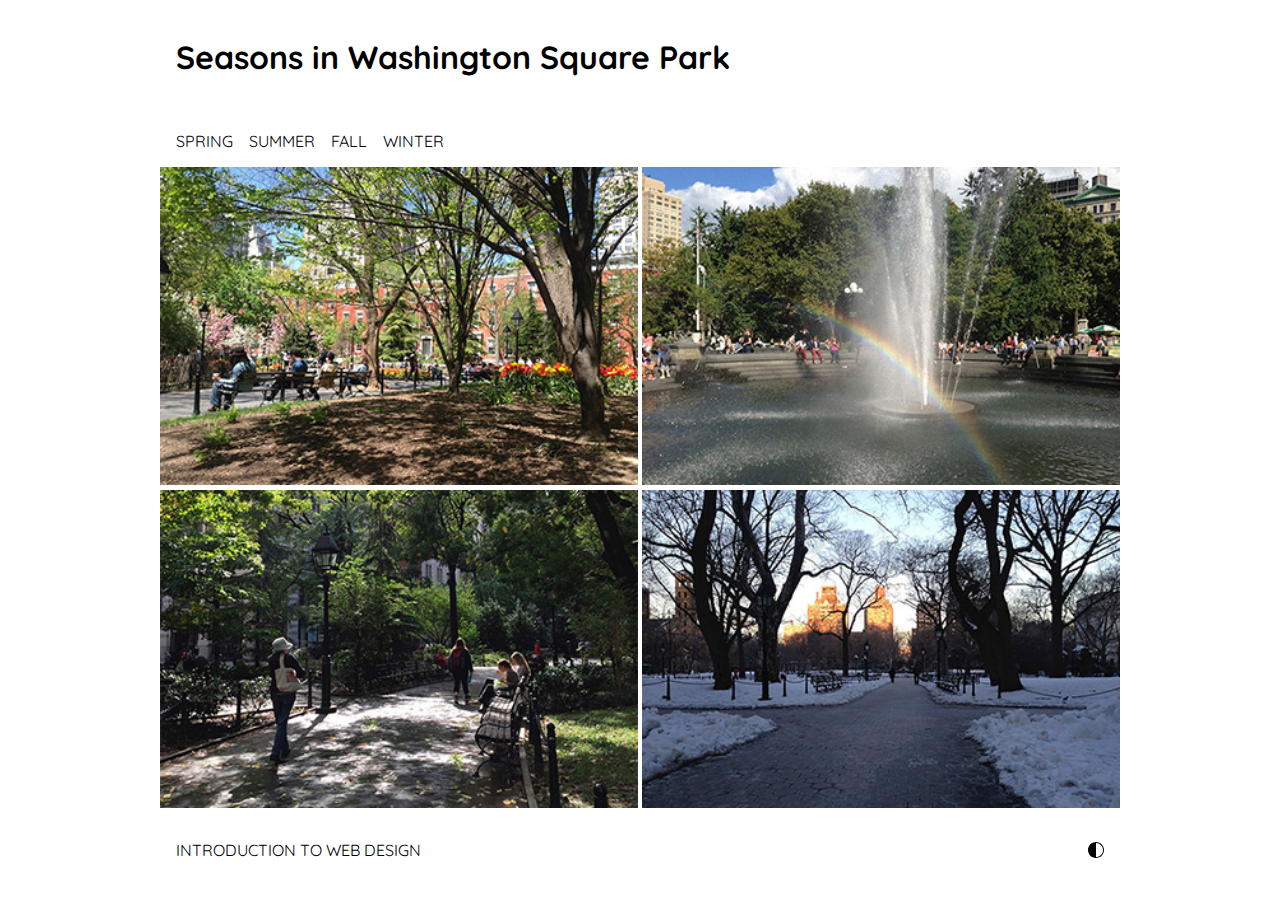
<file: index.html>
<!DOCTYPE html>

<html lang="en">
  <head>
    <meta charset="utf-8">
    <title>Seasons in Washington Square Park</title>
    <meta name="viewport" content="width=device-width, initial-scale=1.0">
    <link rel="icon" type="img/png" href="images/earth.png">
    <link rel="stylesheet" href="styles.css">
  </head>

  <body>
    <div id="container">
      <header>
        <h1><a href="index.html">Seasons in Washington Square Park</a></h1>
      </header>

      <nav>
        <a href="spring.html">Spring</a>
        <a href="summer.html">Summer</a>
        <a href="fall.html">Fall</a>
        <a href="winter.html">Winter</a>
      </nav>

      <main>
        <a href="spring.html" class="seasons">
          <img src="images/spring.jpg" srcset="images/spring-2x.jpg 2x" width="375" height="250" alt="Spring in Washington Square Park">
        </a>

        <a href="summer.html" class="seasons">
          <img src="images/summer.jpg" srcset="images/summer-2x.jpg 2x" width="375" height="250" alt="Summer in Washington Square Park">
        </a>

        <a href="fall.html" class="seasons">
          <img src="images/autumn.jpg" srcset="images/autumn-2x.jpg 2x" width="375" height="250" alt="Autumn in Washington Square Park">
        </a>

        <a href="winter.html" class="seasons">
          <img src="images/winter.jpg" srcset="images/winter-2x.jpg 2x" width="375" height="250" alt="Winter in Washington Square Park">
        </a>
      </main>

      <footer>
        <p><a href="https://www.nyu.edu/">Introduction to Web Design</a></p>

        <svg id="color-mode-icon" viewBox="0 0 100 100" role="button">
          <title>Toggle color mode</title>
          <path d="m50,0C22.39,0,0,22.39,0,50s22.39,50,50,50,50-22.39,50-50S77.61,0,50,0Zm0,94V6c24.26,0,44,19.74,44,44s-19.74,44-44,44Z"/>
        </svg>
      </footer>
    </div>

    <script src="js/image-interaction.js"></script>
    <script src="js/color-mode.js"></script>
  </body>
</html>
</file>
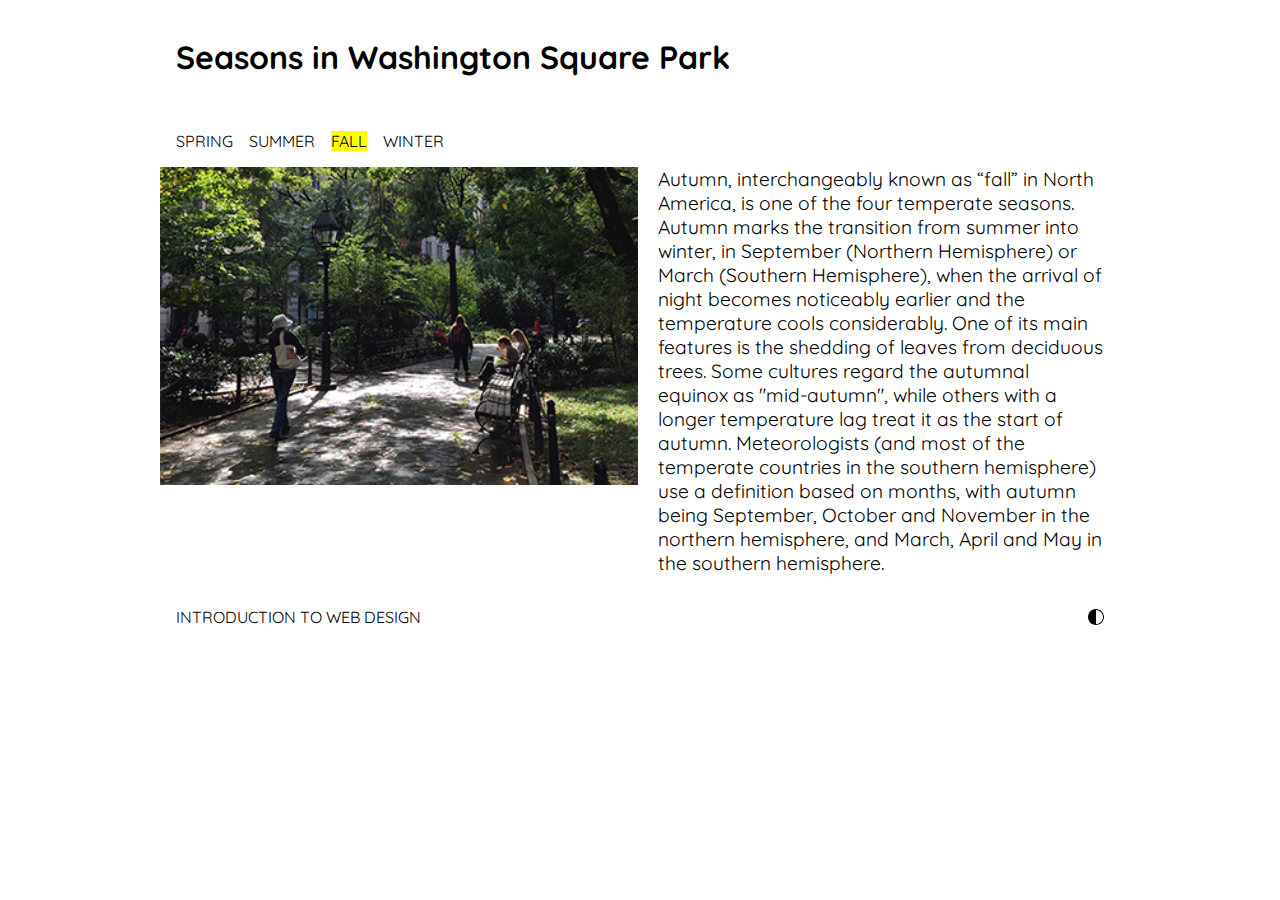
<file: fall.html>
<!DOCTYPE html>

<html lang="en">
  <head>
    <meta charset="utf-8">
    <title>Fall in Washington Square Park</title>
    <meta name="viewport" content="width=device-width, initial-scale=1.0">
    <link rel="icon" type="img/png" href="images/earth.png">
    <link rel="stylesheet" href="styles.css">
  </head>

  <body>
    <div id="container">
      <header>
        <h1><a href="index.html">Seasons in Washington Square Park</a></h1>
      </header>

      <nav>
        <a href="spring.html">Spring</a>
        <a href="summer.html">Summer</a>
        <a href="fall.html" class="selected">Fall</a>
        <a href="winter.html">Winter</a>
      </nav>

      <main>
        <img class="season" src="images/autumn.jpg" srcset="images/autumn-2x.jpg 2x" width="375" height="250" alt="Fall in Washington Square Park">

        <article>
          <p>Autumn, interchangeably known as “fall” in North America, is one of the four temperate seasons. Autumn marks the transition from summer into winter, in September (Northern Hemisphere) or March (Southern Hemisphere), when the arrival of night becomes noticeably earlier and the temperature cools considerably. One of its main features is the shedding of leaves from deciduous trees. Some cultures regard the autumnal equinox as "mid-autumn", while others with a longer temperature lag treat it as the start of autumn. Meteorologists (and most of the temperate countries in the southern hemisphere) use a definition based on months, with autumn being September, October and November in the northern hemisphere, and March, April and May in the southern hemisphere.</p>
        </article>
      </main>

      <footer>
        <p><a href="https://www.nyu.edu/">Introduction to Web Design</a></p>

        <svg id="color-mode-icon" viewBox="0 0 100 100" role="button">
          <title>Toggle color mode</title>
          <path d="m50,0C22.39,0,0,22.39,0,50s22.39,50,50,50,50-22.39,50-50S77.61,0,50,0Zm0,94V6c24.26,0,44,19.74,44,44s-19.74,44-44,44Z"/>
        </svg>
      </footer>
    </div>

    <script src="js/color-mode.js"></script>
  </body>
</html>
</file>
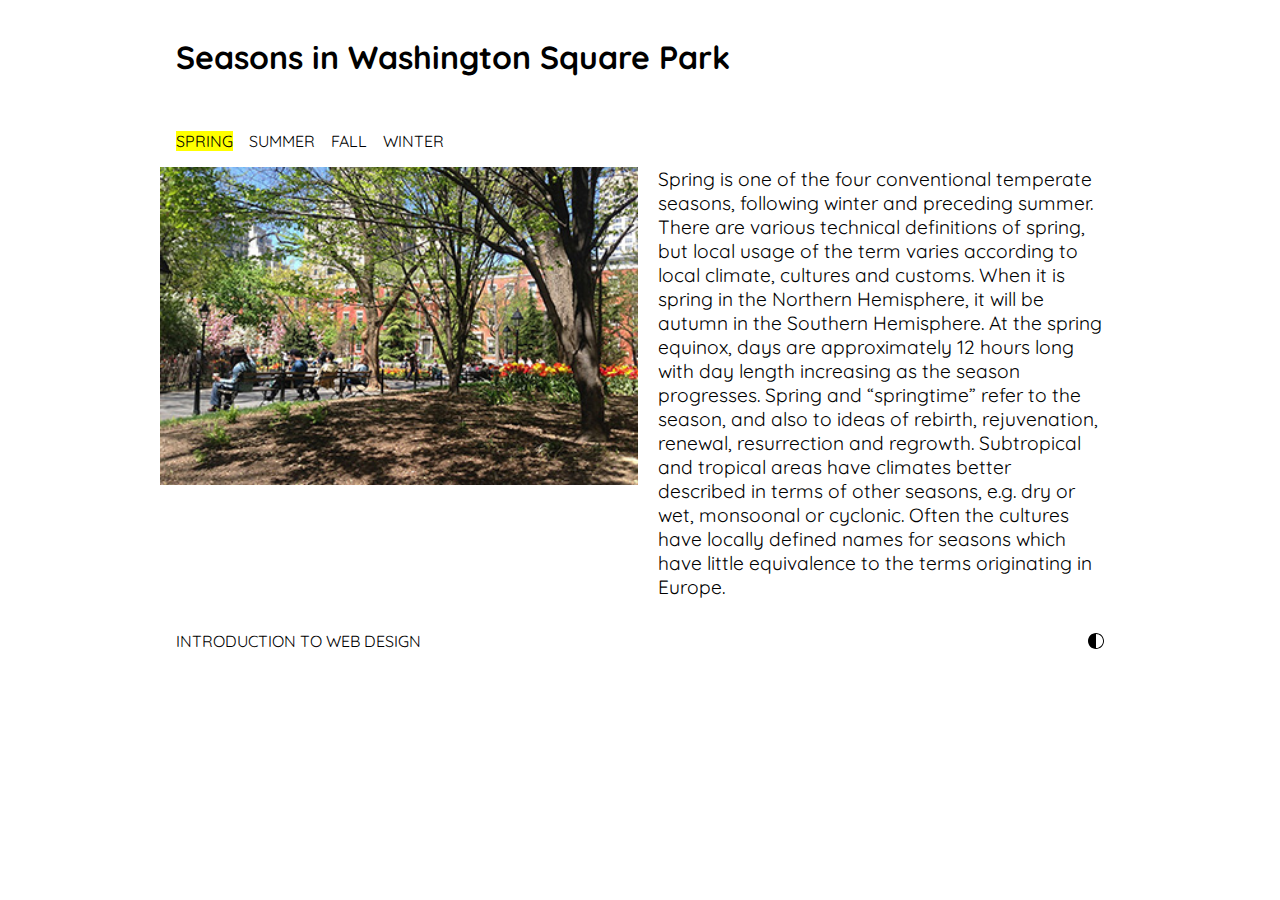
<file: spring.html>
<!DOCTYPE html>

<html lang="en">
  <head>
    <meta charset="utf-8">
    <title>Spring in Washington Square Park</title>
    <meta name="viewport" content="width=device-width, initial-scale=1.0">
    <link rel="icon" type="img/png" href="images/earth.png">
    <link rel="stylesheet" href="styles.css">
  </head>

  <body>
    <div id="container">
      <header>
        <h1><a href="index.html">Seasons in Washington Square Park</a></h1>
      </header>

      <nav>
        <a href="spring.html" class="selected">Spring</a>
        <a href="summer.html">Summer</a>
        <a href="fall.html">Fall</a>
        <a href="winter.html">Winter</a>
      </nav>

      <main>
        <img class="season" src="images/spring.jpg" srcset="images/spring-2x.jpg 2x" width="375" height="250" alt="Spring in Washington Square Park">

        <article>
          <p>Spring is one of the four conventional temperate seasons, following winter and preceding summer. There are various technical definitions of spring, but local usage of the term varies according to local climate, cultures and customs. When it is spring in the Northern Hemisphere, it will be autumn in the Southern Hemisphere. At the spring equinox, days are approximately 12 hours long with day length increasing as the season progresses. Spring and “springtime” refer to the season, and also to ideas of rebirth, rejuvenation, renewal, resurrection and regrowth. Subtropical and tropical areas have climates better described in terms of other seasons, e.g. dry or wet, monsoonal or cyclonic. Often the cultures have locally defined names for seasons which have little equivalence to the terms originating in Europe.</p>
        </article>
      </main>

      <footer>
        <p><a href="https://www.nyu.edu/">Introduction to Web Design</a></p>

        <svg id="color-mode-icon" viewBox="0 0 100 100" role="button">
          <title>Toggle color mode</title>
          <path d="m50,0C22.39,0,0,22.39,0,50s22.39,50,50,50,50-22.39,50-50S77.61,0,50,0Zm0,94V6c24.26,0,44,19.74,44,44s-19.74,44-44,44Z"/>
        </svg>
      </footer>
    </div>

    <script src="js/color-mode.js"></script>
  </body>
</html>
</file>
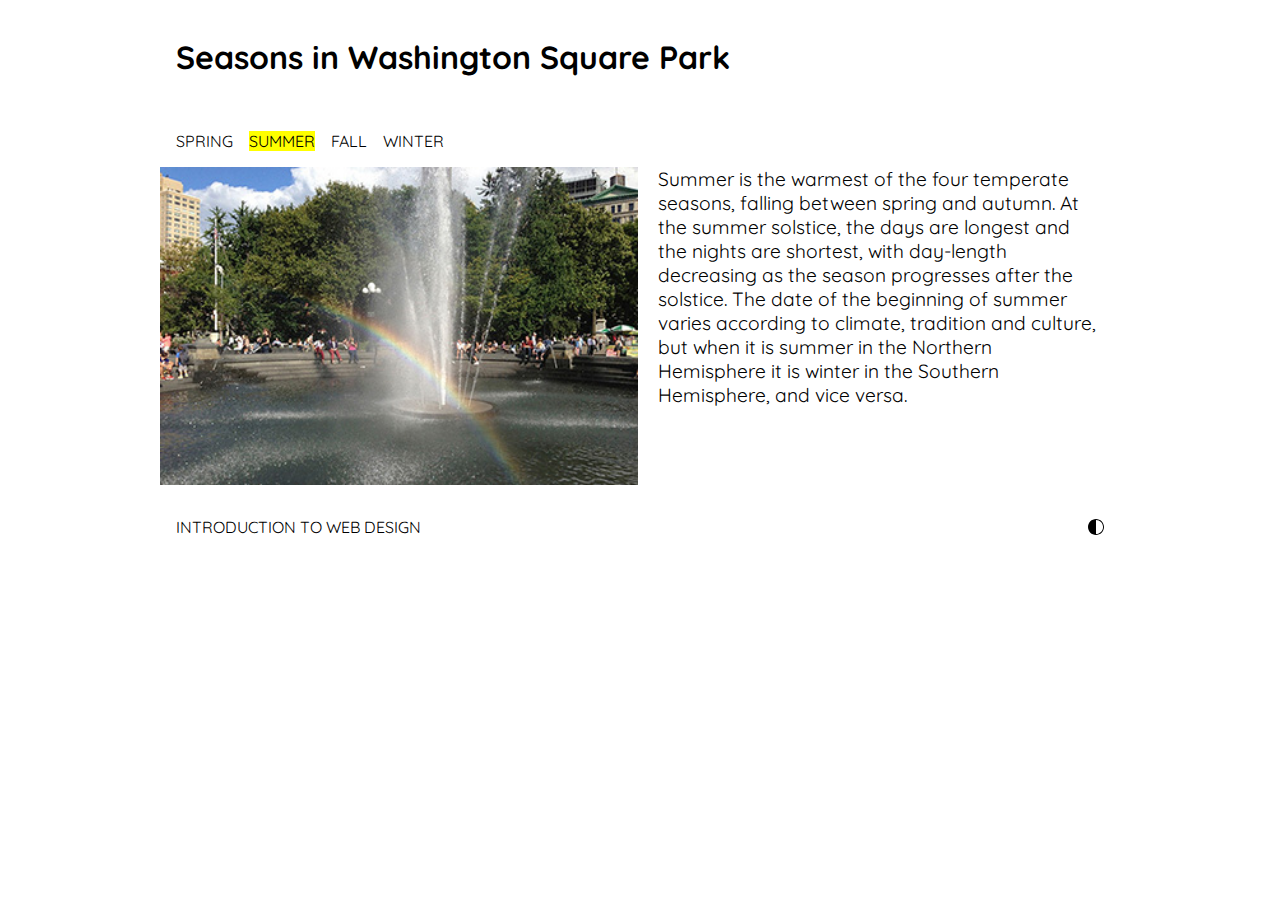
<file: summer.html>
<!DOCTYPE html>

<html lang="en">
  <head>
    <meta charset="utf-8">
    <title>Summer in Washington Square Park</title>
    <meta name="viewport" content="width=device-width, initial-scale=1.0">
    <link rel="icon" type="img/png" href="images/earth.png">
    <link rel="stylesheet" href="styles.css">
  </head>

  <body>
    <div id="container">
      <header>
        <h1><a href="index.html">Seasons in Washington Square Park</a></h1>
      </header>

      <nav>
        <a href="spring.html">Spring</a>
        <a href="summer.html" class="selected">Summer</a>
        <a href="fall.html">Fall</a>
        <a href="winter.html">Winter</a>
      </nav>

      <main>
        <img class="season" src="images/summer.jpg" srcset="images/summer-2x.jpg 2x" width="375" height="250" alt="Summer in Washington Square Park">

        <article>
          <p>Summer is the warmest of the four temperate seasons, falling between spring and autumn. At the summer solstice, the days are longest and the nights are shortest, with day-length decreasing as the season progresses after the solstice. The date of the beginning of summer varies according to climate, tradition and culture, but when it is summer in the Northern Hemisphere it is winter in the Southern Hemisphere, and vice versa.</p>
        </article>
      </main>

      <footer>
        <p><a href="https://www.nyu.edu/">Introduction to Web Design</a></p>

        <svg id="color-mode-icon" viewBox="0 0 100 100" role="button">
          <title>Toggle color mode</title>
          <path d="m50,0C22.39,0,0,22.39,0,50s22.39,50,50,50,50-22.39,50-50S77.61,0,50,0Zm0,94V6c24.26,0,44,19.74,44,44s-19.74,44-44,44Z"/>
        </svg>
      </footer>
    </div>

    <script src="js/color-mode.js"></script>
  </body>
</html>
</file>
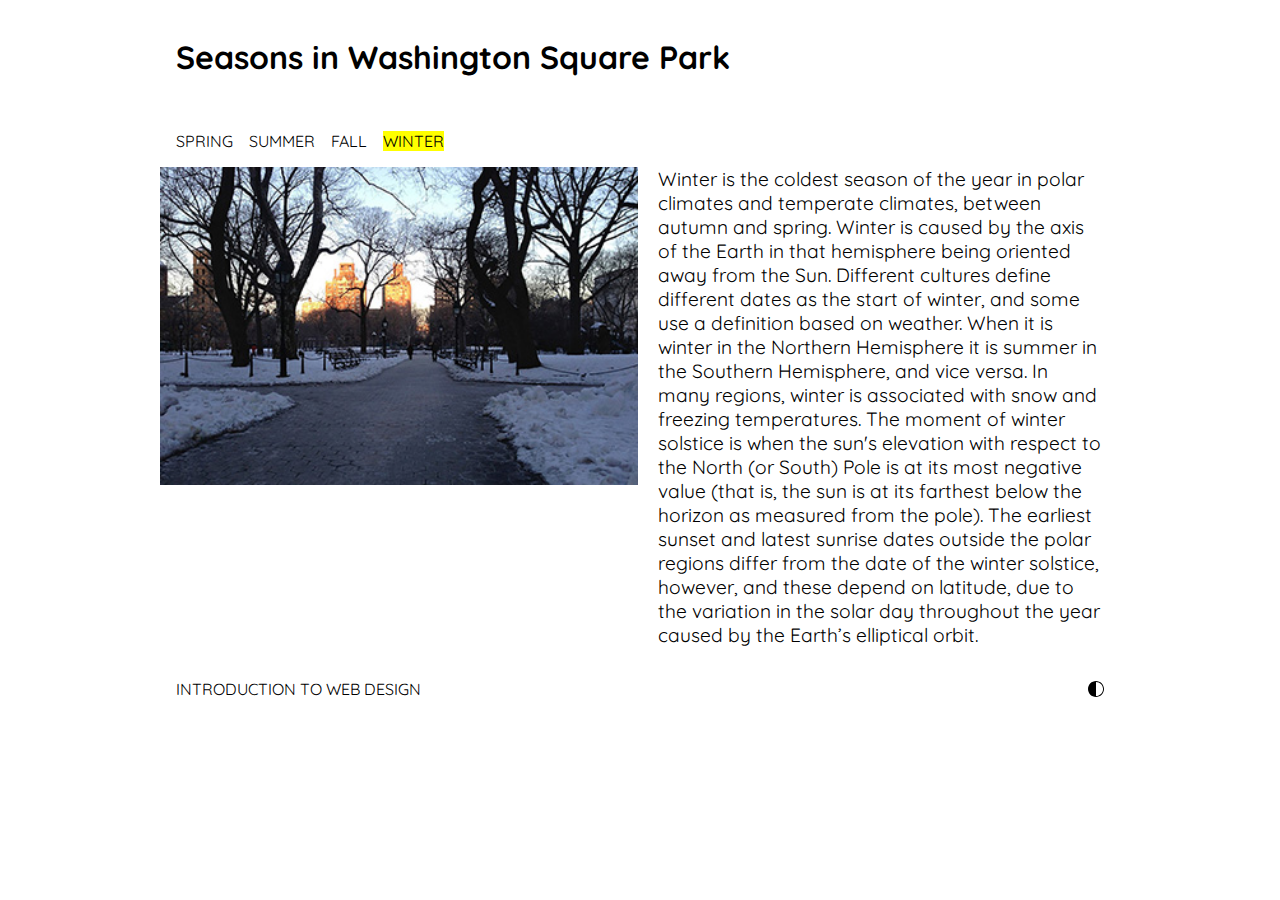
<file: winter.html>
<!DOCTYPE html>

<html lang="en">
  <head>
    <meta charset="utf-8">
    <title>Winter in Washington Square Park</title>
    <meta name="viewport" content="width=device-width, initial-scale=1.0">
    <link rel="icon" type="img/png" href="images/earth.png">
    <link rel="stylesheet" href="styles.css">
  </head>

  <body>
    <div id="container">
      <header>
        <h1><a href="index.html">Seasons in Washington Square Park</a></h1>
      </header>

      <nav>
        <a href="spring.html">Spring</a>
        <a href="summer.html">Summer</a>
        <a href="fall.html">Fall</a>
        <a href="winter.html" class="selected">Winter</a>
      </nav>

      <main>
        <img class="season" src="images/winter.jpg" srcset="images/winter-2x.jpg 2x" width="375" height="250" alt="Winter in Washington Square Park">

        <article>
          <p>Winter is the coldest season of the year in polar climates and temperate climates, between autumn and spring. Winter is caused by the axis of the Earth in that hemisphere being oriented away from the Sun. Different cultures define different dates as the start of winter, and some use a definition based on weather. When it is winter in the Northern Hemisphere it is summer in the Southern Hemisphere, and vice versa. In many regions, winter is associated with snow and freezing temperatures. The moment of winter solstice is when the sun's elevation with respect to the North (or South) Pole is at its most negative value (that is, the sun is at its farthest below the horizon as measured from the pole). The earliest sunset and latest sunrise dates outside the polar regions differ from the date of the winter solstice, however, and these depend on latitude, due to the variation in the solar day throughout the year caused by the Earth’s elliptical orbit.</p>
        </article>
      </main>

      <footer>
        <p><a href="https://www.nyu.edu/">Introduction to Web Design</a></p>

        <svg id="color-mode-icon" viewBox="0 0 100 100" role="button">
          <title>Toggle color mode</title>
          <path d="m50,0C22.39,0,0,22.39,0,50s22.39,50,50,50,50-22.39,50-50S77.61,0,50,0Zm0,94V6c24.26,0,44,19.74,44,44s-19.74,44-44,44Z"/>
        </svg>
      </footer>
    </div>

    <script src="js/color-mode.js"></script>
  </body>
</html>
</file>
<file: styles.css>
/* Stylesheet for Seasons Website */

@import url('https://fonts.googleapis.com/css?family=Quicksand&display=swap');

body {
  margin: 0;
}

#container {
  max-width: 60em;
  margin: auto;
}

header, nav, footer {
  padding: 1em;
}

h1, p, nav {
  font-family: Quicksand, sans-serif;
}

nav {
  display: flex;
  flex-direction: column;
}

.selected {
  background-color: yellow;
}

main {
  display: grid;
  grid-template-columns: 1fr;
  gap: 0.3em;
}

img {
  display: block;
  width: 100%;
  height: auto;
  transition-property: opacity;
  transition-duration: 500ms;
}

#color-mode-icon {
  width: 1em;
  height: auto;
}

#color-mode-icon:hover {
  cursor: pointer;
}

footer {
  display: flex;
  justify-content: space-between;
}

article {
  padding: 1em;
  padding-bottom: 0;
}

article > p {
  font-size: 1.2em;
  margin-top: 0;
  margin-bottom: 0;
}

a:link, a:visited {
  color: black;
  text-decoration: none;
  text-transform: uppercase;
}

h1 > a:link, h1 > a:visited {
  text-transform: none;
}

a:hover {
  background-color: magenta;
}

a:active {
  background-color: yellow;
}

a.seasons:hover {
/*  opacity: 0.5;*/
  background-color: transparent;
}

a.seasons:active {
/*  opacity: 1;*/
  background-color: transparent;
}

/* media queries for layout */

@media (min-width: 30em) {

  nav {
    flex-direction: row;
  }

  nav > a {
    margin-right: 1em;
  }

}

@media (min-width: 45em) {

  main {
    grid-template-columns: 1fr 1fr;
  }

  article {
    padding-top: 0;
  }

}

/* classes for dark mode (applied with script) */

body.dark {
  background-color: black;
  color: white; /* text color */
}

svg.dark {
  fill: white;
}

a.dark:link, a.dark:visited {
  color: white;
}

a.dark:hover {
  background-color: green;
}

a.dark:active {
  background-color: blue;
}

.dark.selected {
  background-color: blue;
}
</file>
